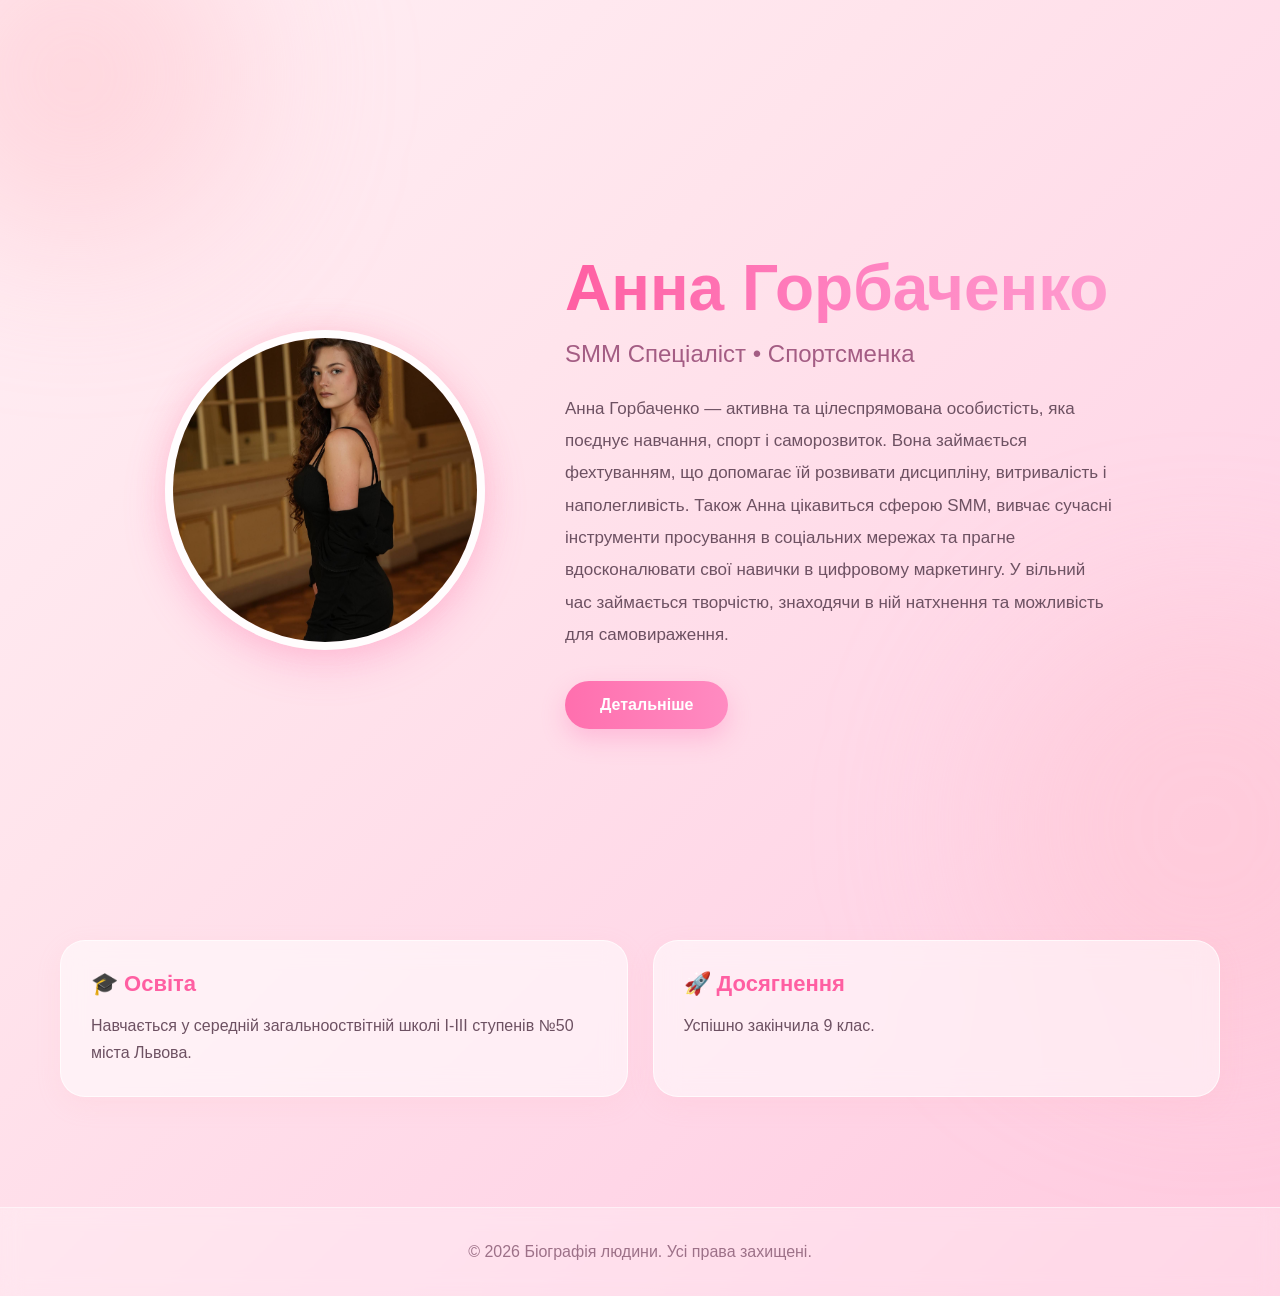
<file: index.html>
<!DOCTYPE html>
<html lang="uk">
<head>
    <meta charset="UTF-8">
    <meta name="viewport" content="width=device-width, initial-scale=1.0">
    <title>Біографія людини</title>
    <link rel="stylesheet" href="anna.css">
</head>
<body>

    <div class="container">

        <section class="hero">

            <div class="avatar">
                <img src="annnna.jpg" alt="Фото людини">
            </div>

            <div class="content">
                <h1>Анна Горбаченко</h1>
                <h2> SMM Спеціаліст • Спортсменка </h2>

                <p>
                   Анна Горбаченко — активна та цілеспрямована особистість, яка поєднує навчання, спорт і саморозвиток. Вона займається фехтуванням, що допомагає їй розвивати дисципліну, витривалість і наполегливість. Також Анна цікавиться сферою SMM, вивчає сучасні інструменти просування в соціальних мережах та прагне вдосконалювати свої навички в цифровому маркетингу. У вільний час займається творчістю, знаходячи в ній натхнення та можливість для самовираження.
                </p>

                <a href="annabio.html" class="btn">Детальніше</a>
            </div>

        </section>

        <section class="info">

            <div class="card">
                <h3>🎓 Освіта</h3>
                <p>
                    Навчається у середній загальнооствітній школі I-III ступенів №50 міста Львова.
                </p>
            </div>

            

            <div class="card">
                <h3>🚀 Досягнення</h3>
                <p>
                    Успішно закінчила 9 клас.
                </p>
            </div>

        </section>

    </div>

    <footer>
        © 2026 Біографія людини. Усі права захищені.
    </footer>

</body>
</html>
</file>
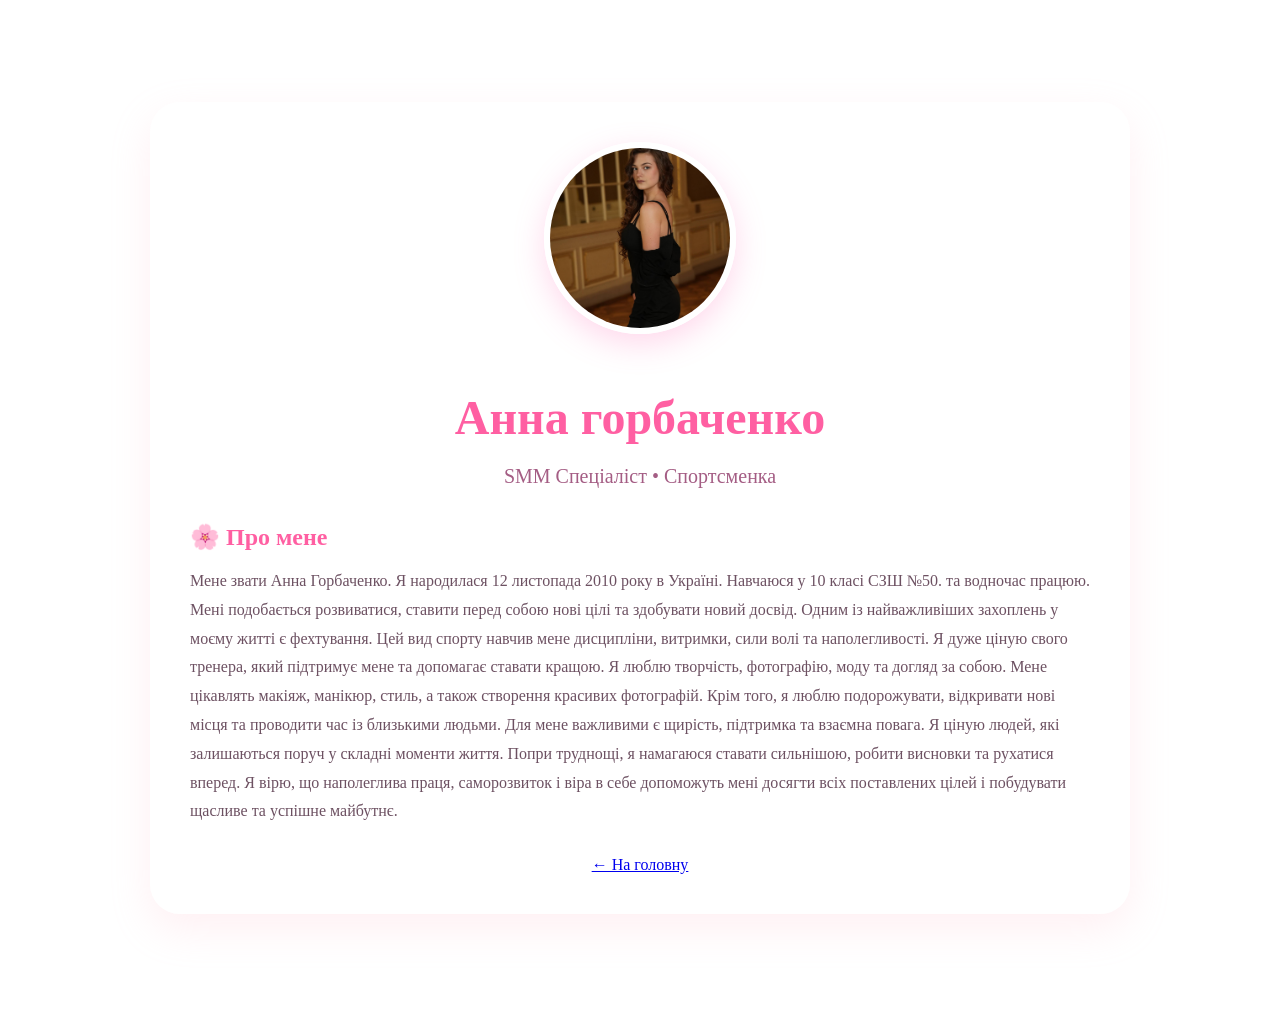
<file: annabio.html>
<!DOCTYPE html>
<html lang="uk">
<head>
    <meta charset="UTF-8">
    <meta name="viewport" content="width=device-width, initial-scale=1.0">
    <title>Детальна біографія</title>
    <link rel="stylesheet" href="annabio.css">
</head>
<body>

<div class="details-container">

    <div class="details-card">

        <img src="annnna.jpg" alt="Фото" class="details-avatar">

        <h1>Анна горбаченко</h1>

        <p class="subtitle">
            SMM Спеціаліст • Спортсменка
        </p>

        <div class="section">
            <h2>🌸 Про мене</h2>
            <p>
               Мене звати Анна Горбаченко. Я народилася 12 листопада 2010 року в Україні.

Навчаюся у 10 класі СЗШ №50. 
та водночас працюю. Мені подобається розвиватися, ставити перед собою нові цілі та здобувати новий досвід. Одним із найважливіших захоплень у моєму житті є фехтування. Цей вид спорту навчив мене дисципліни, витримки, сили волі та наполегливості. Я дуже ціную свого тренера, який підтримує мене та допомагає ставати кращою.

Я люблю творчість, фотографію, моду та догляд за собою. Мене цікавлять макіяж, манікюр, стиль, а також створення красивих фотографій. Крім того, я люблю подорожувати, відкривати нові місця та проводити час із близькими людьми.

Для мене важливими є щирість, підтримка та взаємна повага. Я ціную людей, які залишаються поруч у складні моменти життя. Попри труднощі, я намагаюся ставати сильнішою, робити висновки та рухатися вперед.

Я вірю, що наполеглива праця, саморозвиток і віра в себе допоможуть мені досягти всіх поставлених цілей і побудувати щасливе та успішне майбутнє.
            </p>
        </div>

      

        

        <a href="index.html" class="btn">
            ← На головну
        </a>

    </div>

</div>

</body>
</html>
</file>
<file: anna.css>
/* =========================
   НІЖНИЙ РОЖЕВИЙ ДИЗАЙН
   ========================= */

*{
    margin: 0;
    padding: 0;
    box-sizing: border-box;
    font-family: "Segoe UI", sans-serif;
}

body{
    min-height: 100vh;
    background: linear-gradient(
        135deg,
        #fff0f5 0%,
        #ffe4ec 35%,
        #ffd6e7 70%,
        #ffc9de 100%
    );
    color: #5a3b4d;
    overflow-x: hidden;
}

/* Декоративні кола на фоні */
body::before,
body::after{
    content: "";
    position: fixed;
    border-radius: 50%;
    z-index: -1;
    filter: blur(80px);
}

body::before{
    width: 350px;
    height: 350px;
    background: rgba(255, 182, 193, 0.4);
    top: -100px;
    left: -100px;
}

body::after{
    width: 450px;
    height: 450px;
    background: rgba(255, 192, 203, 0.35);
    right: -150px;
    bottom: -150px;
}

.container{
    max-width: 1200px;
    margin: auto;
    padding: 40px 20px;
}

.hero{
    min-height: 100vh;
    display: flex;
    align-items: center;
    justify-content: center;
    gap: 80px;
    flex-wrap: wrap;
}

/* =========================
   АВАТАРКА
   ========================= */

.avatar{
    width: 320px;
    height: 320px;
    border-radius: 50%;
    overflow: hidden;
    border: 8px solid rgba(255,255,255,0.9);
    box-shadow:
        0 15px 40px rgba(255,105,180,0.25),
        0 0 30px rgba(255,182,193,0.4);
    animation: float 5s ease-in-out infinite;
    transition: 0.4s;
}

.avatar:hover{
    transform: scale(1.04);
}

.avatar img{
    width: 100%;
    height: 100%;
    object-fit: cover;
}

@keyframes float{
    0%,100%{
        transform: translateY(0);
    }
    50%{
        transform: translateY(-15px);
    }
}

/* =========================
   ТЕКСТ
   ========================= */

.content{
    max-width: 550px;
}

.content h1{
    font-size: 64px;
    font-weight: 700;
    margin-bottom: 15px;
    background: linear-gradient(
        90deg,
        #ff5fa2,
        #ff80bf,
        #ff9ccf
    );
    -webkit-background-clip: text;
    -webkit-text-fill-color: transparent;
}

.content h2{
    color: #a45d84;
    font-size: 24px;
    margin-bottom: 25px;
    font-weight: 500;
}

.content p{
    font-size: 17px;
    line-height: 1.9;
    color: #6d5162;
    margin-bottom: 30px;
}

/* =========================
   КНОПКА
   ========================= */

.btn{
    display: inline-block;
    padding: 15px 35px;
    text-decoration: none;
    color: white;
    font-weight: 600;
    border-radius: 50px;
    background: linear-gradient(
        90deg,
        #ff6fae,
        #ff8bc1
    );
    box-shadow: 0 10px 25px rgba(255,105,180,0.3);
    transition: 0.3s;
}

.btn:hover{
    transform: translateY(-4px);
    box-shadow: 0 15px 35px rgba(255,105,180,0.4);
}

/* =========================
   КАРТКИ
   ========================= */

.info{
    display: grid;
    grid-template-columns: repeat(auto-fit, minmax(260px, 1fr));
    gap: 25px;
    margin-bottom: 70px;
}

.card{
    background: rgba(255,255,255,0.55);
    backdrop-filter: blur(12px);
    border: 1px solid rgba(255,255,255,0.7);
    border-radius: 25px;
    padding: 30px;
    transition: 0.35s;
    box-shadow: 0 8px 25px rgba(255,182,193,0.15);
}

.card:hover{
    transform: translateY(-10px);
    box-shadow: 0 20px 40px rgba(255,182,193,0.25);
}

.card h3{
    color: #ff5fa2;
    font-size: 22px;
    margin-bottom: 15px;
}

.card p{
    color: #6d5162;
    line-height: 1.7;
}

/* =========================
   FOOTER
   ========================= */

footer{
    text-align: center;
    padding: 35px;
    color: #9d7188;
    border-top: 1px solid rgba(255,255,255,0.5);
    background: rgba(255,255,255,0.25);
    backdrop-filter: blur(10px);
}

/* =========================
   АДАПТИВНІСТЬ
   ========================= */

@media (max-width: 900px){

    .hero{
        gap: 40px;
        text-align: center;
    }

    .content h1{
        font-size: 48px;
    }

    .content h2{
        font-size: 20px;
    }

    .avatar{
        width: 250px;
        height: 250px;
    }
}

@media (max-width: 600px){

    .content h1{
        font-size: 38px;
    }

    .content p{
        font-size: 16px;
    }

    .btn{
        width: 100%;
        text-align: center;
    }
}
</file>
<file: annabio.css>
/* ======================
   СТОРІНКА ДЕТАЛЬНІШЕ
   ====================== */

.details-container{
    min-height:100vh;
    display:flex;
    justify-content:center;
    align-items:center;
    padding:50px 20px;
}

.details-card{
    width:100%;
    max-width:900px;
    background:rgba(255,255,255,0.55);
    backdrop-filter:blur(12px);
    border-radius:30px;
    padding:40px;
    text-align:center;
    box-shadow:0 15px 40px rgba(255,182,193,0.2);
}

.details-avatar{
    width:180px;
    height:180px;
    border-radius:50%;
    object-fit:cover;
    border:6px solid white;
    margin-bottom:20px;
    box-shadow:0 10px 30px rgba(255,105,180,0.25);
}

.details-card h1{
    font-size:48px;
    margin-bottom:10px;
    color:#ff5fa2;
}

.subtitle{
    color:#a45d84;
    margin-bottom:35px;
    font-size:20px;
}

.section{
    text-align:left;
    margin-bottom:30px;
}

.section h2{
    color:#ff5fa2;
    margin-bottom:12px;
}

.section p{
    color:#6d5162;
    line-height:1.8;
}

.skills{
    display:flex;
    flex-wrap:wrap;
    gap:12px;
}

.skills span{
    background:white;
    color:#ff5fa2;
    padding:10px 18px;
    border-radius:50px;
    font-weight:600;
    box-shadow:0 5px 15px rgba(255,182,193,0.2);
}
</file>
